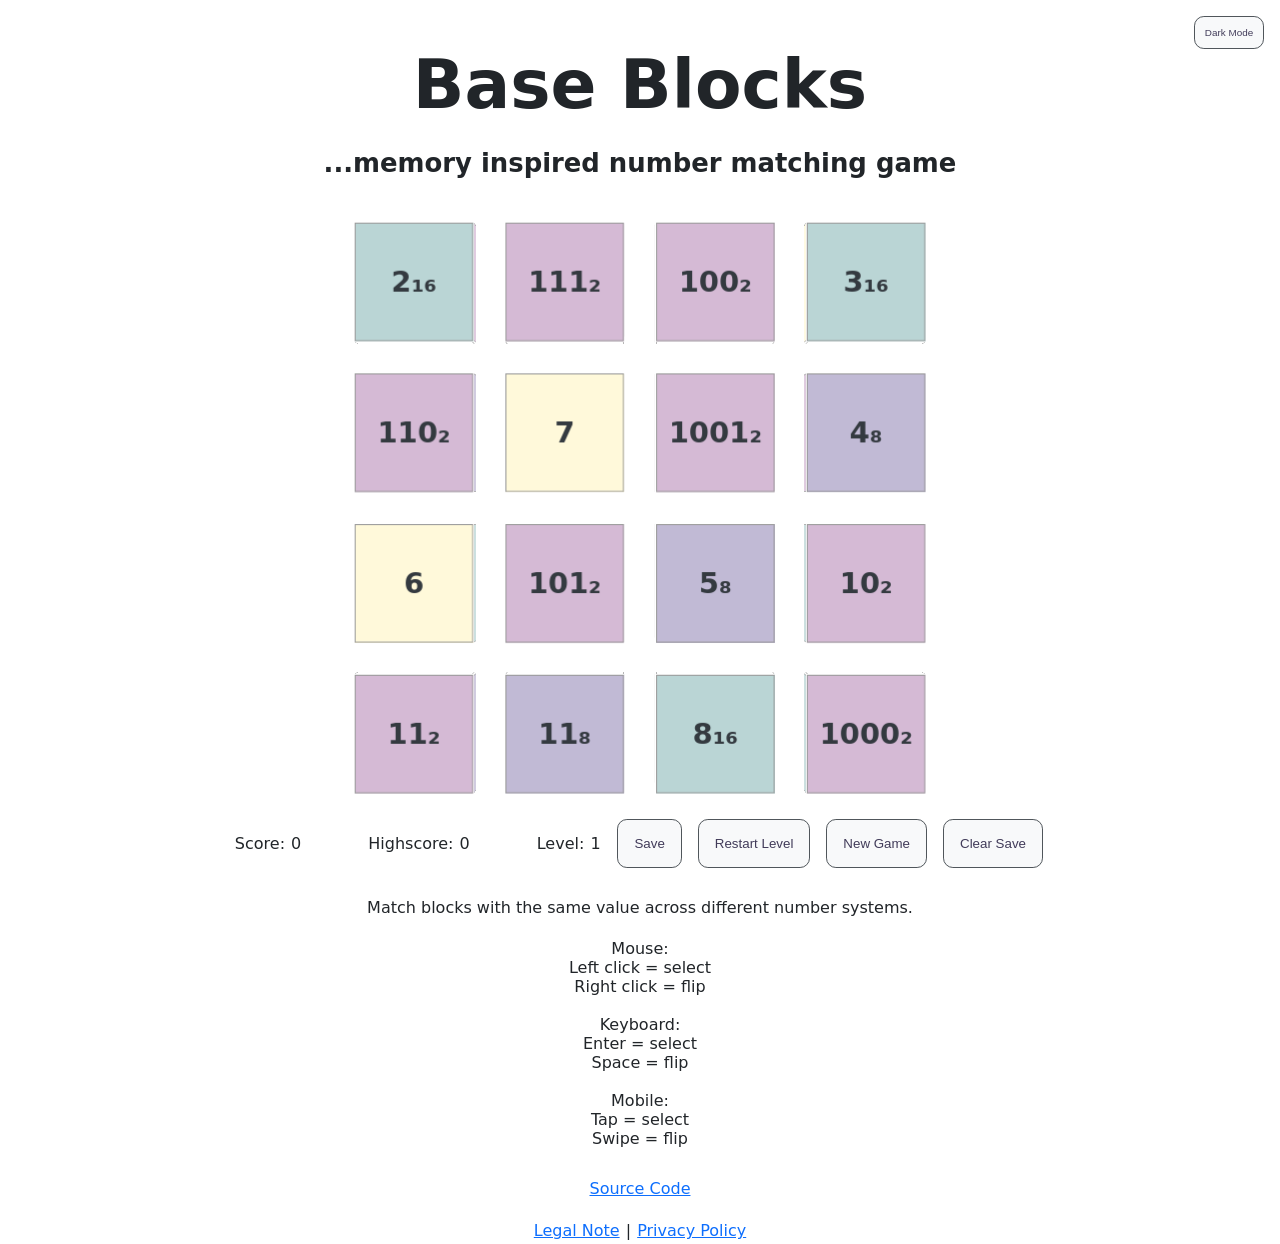
<file: index.html>
<!doctype html>
<html lang="en">
  <head>
    <meta charset="UTF-8" />
    <meta name="viewport" content="width=device-width, initial-scale=1.0" />
    <title>Base Blocks</title>
    <link rel="stylesheet" type="text/css" href="styles.css" />
    <script src="main.js" type="module" defer></script>
    <script src="/confetti.browser.min.js"></script>
  </head>
  <body>
    <button id="theme-toggle" aria-label="Toggle dark mode">Dark Mode</button>

    <h1>Base Blocks</h1>
    <!-- <h2>Growing Set Mode</h2> -->
    <h2>...memory inspired number matching game</h2>

    <section class="main">
      <div class="grid-container">
        <!--     <div class="block"></div>
      <div class="block"></div>
      <div class="block"></div>
      <div class="block"></div>
      <div class="block"></div> -->
      </div>
      <div class="display-and-buttons">
        <div class="display">
          <p>Score: <span class="score">0</span></p>
          <p>Highscore: <span class="high-score">0</span></p>

          <p>Level: <span class="level">1</span></p>

          </div>
          <div class="actions">
            <button id="save-button" aria-label="Save the game">Save</button>
            <button id="restart-button" aria-label="Restart the game">
              Restart Level
            </button>
            <button
              id="new-game"
              aria-label="Start new game"
              tooltip="Start a new game with default settings"
            >
              New Game</button
            ><button id="clear-save" aria-label="Clear saved game">
              Clear Save
            </button>
            <br />
          </div>
        </div>
      </div>

      <div class="below-game">
        <div class="instructions-container">
          <p class="instructions">
            Match blocks with the same value across different number systems.
          </p>
          <p class="instructions">
            Mouse: <br />
            Left click = select <br />
            Right click = flip <br />
            <br />
            Keyboard: <br />
            Enter = select <br />
            Space = flip <br />
            <br />
            Mobile: <br />
            Tap = select <br />
            Swipe = flip
          </p>
        </div>
      </div>
    </section>
    <p style="text-align: center">
      <a class="see-code" href="https://github.com/RemiSlanina/base-blocks"
        >Source Code
      </a>
    </p>
    <footer>
      <p style="text-align: center; margin-top: 20px">
        <a class="see-code" href="legal-note.html">Legal Note</a> |
        <a class="see-code" href="privacy-policy.html">Privacy Policy</a>
      </p>
    </footer>
  </body>
</html>
</file>
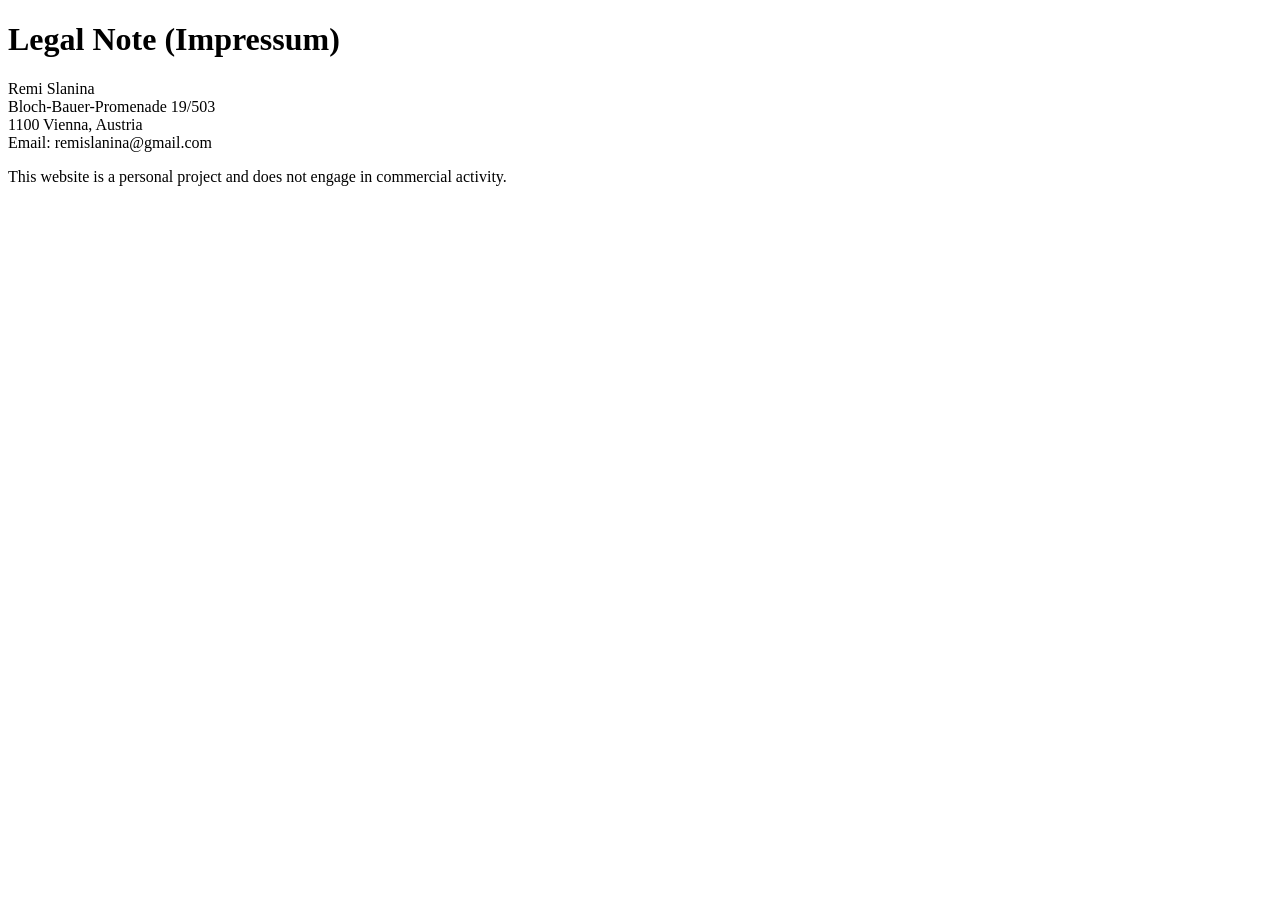
<file: legal-note.html>
<!doctype html>
<html lang="en">
  <head>
    <meta charset="UTF-8" />
    <meta name="viewport" content="width=device-width, initial-scale=1.0" />
    <title>Document</title>
  </head>
  <body>
    <h1>Legal Note (Impressum)</h1>
    <p>
      Remi Slanina<br />
      Bloch-Bauer-Promenade 19/503<br />
      1100 Vienna, Austria<br />
      Email: remislanina@gmail.com
    </p>
    <p>
      This website is a personal project and does not engage in commercial
      activity.
    </p>
  </body>
</html>
</file>
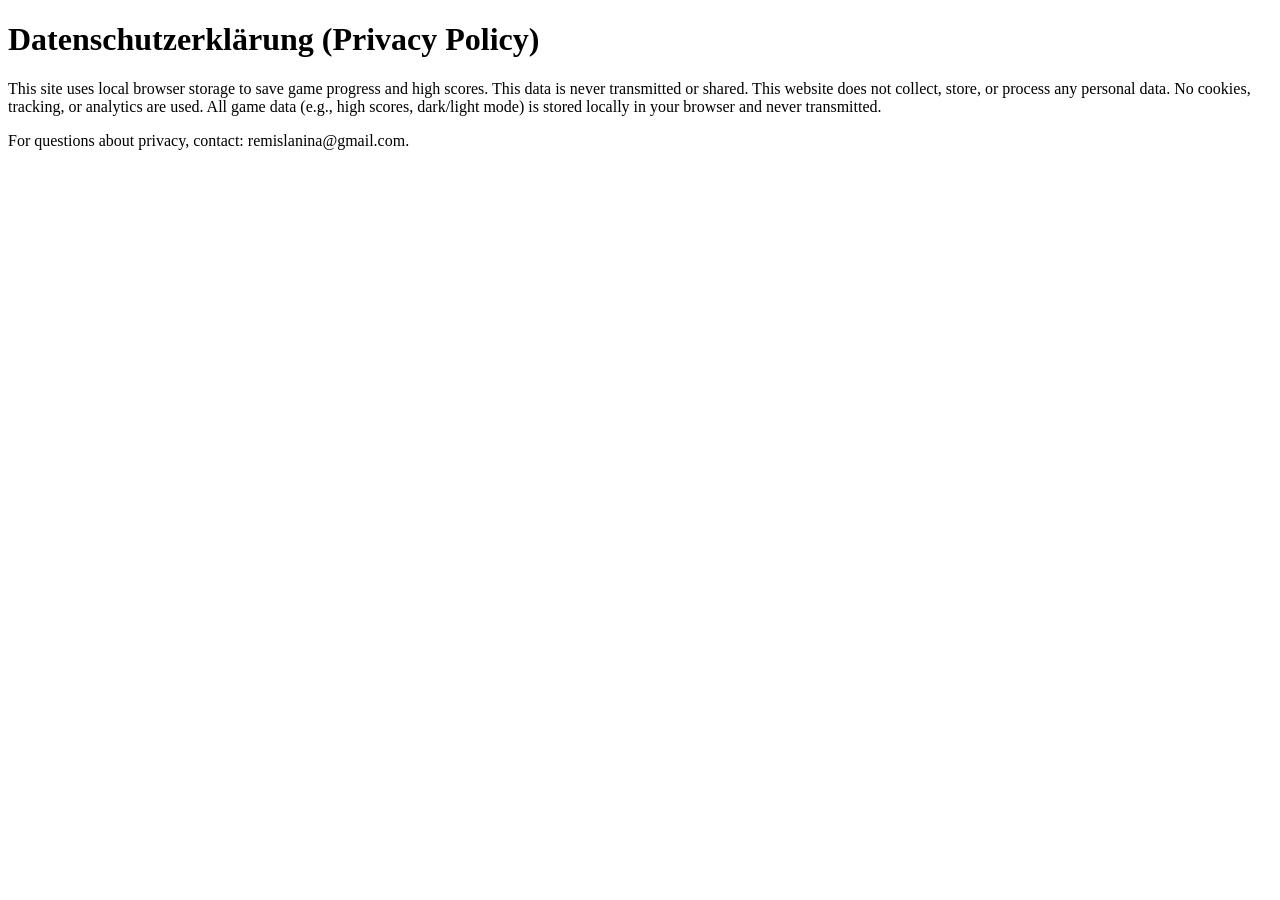
<file: privacy-policy.html>
<!doctype html>
<html lang="en">
  <head>
    <meta charset="UTF-8" />
    <meta name="viewport" content="width=device-width, initial-scale=1.0" />
    <title>Privacy Policy</title>
  </head>
  <body>
    <h1>Datenschutzerkl&auml;rung (Privacy Policy)</h1>
    <p>
      This site uses local browser storage to save game progress and high
      scores. This data is never transmitted or shared. This website does not
      collect, store, or process any personal data. No cookies, tracking, or
      analytics are used. All game data (e.g., high scores, dark/light mode) is
      stored locally in your browser and never transmitted.
    </p>
    <p>For questions about privacy, contact: remislanina@gmail.com.</p>
  </body>
</html>
</file>
<file: styles.css>
/* ****************** fontface ****************** */
/* Don't use them at the moment: */
/* TODO : change fonts to something like Roboto or Quattrocento Sans */

/* Libre Franklin - Regular (variable) */
@font-face {
  font-family: 'Libre Franklin';
  src: url('./fonts/LibreFranklin-VariableFont_wght.ttf') format('truetype');
  font-weight: 100 900;
  font-style: normal;
  font-display: swap;
}

/* Libre Franklin - Italic (variable) */
@font-face {
  font-family: 'Libre Franklin';
  src: url('./fonts/LibreFranklin-Italic-VariableFont_wght.ttf')
    format('truetype');
  font-weight: 100 900;
  font-style: italic;
  font-display: swap;
}

/* Dosis - Regular (variable) */
@font-face {
  font-family: 'Dosis';
  src: url('./fonts/Dosis-VariableFont_wght.ttf') format('truetype');
  font-weight: 200 800;
  font-style: normal;
  font-display: swap;
}

:root {
  /* Light theme (default) */
  --text-primary: #212529;
  --text-secondary: #50565b;
  --bg-primary: #ffffff;
  --bg-secondary: #f8f9fa;
  --accent: #413b59;
  --accent-reverse: #d3cce7;
  /* #3B3B88  #4a0e94*/
  --accent-2: #0d6efd;
  --text-box: #343a40;

  /* BLOCK COLORS */
  /* PRIMARY */
  --box-dark-primary: #0b0227;
  --box-mid-dark-primary: #160840;
  --box-medium-primary: #81779e;
  --box-light-primary: #c1bad5;
  --box-spare-primary: #3e2f6b;

  /* SECONDARY */
  --box-dark-secondary: #393000;
  --box-mid-dark-secondary: #5d4d02;
  --box-medium-secondary: #e6dca6;
  --box-light-secondary: #fff9da;
  --box-spare-secondary: #9c8c39;

  /* TERTIARY (Teal) */
  --box-dark-tertiary: #022727;
  --box-mid-dark-tertiary: #084040;
  --box-medium-tertiary: #2f6b6b;
  --box-light-tertiary: #bad5d5;

  /* QUATERNARY (Rust) */
  --box-dark-quaternary: #270b02;
  --box-mid-dark-quaternary: #401608;
  --box-medium-quaternary: #6b3e2f;
  --box-light-quaternary: #d5c1ba;

  /* QUINARY (Sage) */
  --box-dark-quinary: #0b2702;
  --box-mid-dark-quinary: #164008;
  --box-medium-quinary: #3e6b2f;
  --box-light-quinary: #bad5ba;

  /* SENARY (Burgundy) */
  --box-dark-senary: #27020b;
  --box-mid-dark-senary: #400816;
  --box-medium-senary: #6b2f3e;
  --box-light-senary: #d5bad5;

  --box-dark-disabled: #545454;
  --box-light-disabled: #a0a0a0;

  /* GOLDEN RATIO VALUES */
  --golden-ratio: 1.618;
  --golden-minor: 0.618; /* 1 / golden-ratio */
  --golden-major: 2.618; /* golden-ratio squared */

  /* Derived values */
  --aspect-ratio: calc(var(--golden-ratio) * 3 / 2);
  --golden-minor-rem: calc(var(--golden-minor) * 1rem);
  --golden-ration-boxes: calc(var(--golden-ratio) * 100px);

  /* New Box Sizes: */
  --box-width-max-large-screens: 130px;
  --box-width-min-large-screens: 110px;
  --box-width-max: 100px;
  --box-width-min: 90px;
  --box-width-max-very-small-screen: 80px;
  --box-width-min-very-small-screen: 70px;

  /* Spacing & fonts */

  --font-main: system-ui, sans-serif;
  --spacing-unit: 1rem;
  --max-width-buttons: 6rem; /* for buttons */
  --max-width-screen: 90dvw;
}

/* Dark theme via @media */
@media (prefers-color-scheme: dark) {
  :root:not([data-theme='light']) {
    --text-primary: #f8f9fa;
    --text-secondary: #adb5bd;
    --bg-primary: #212529;
    --bg-secondary: #343a40;
    --accent: #d3cce7;
    --accent-reverse: #413b59;
  }
}

[data-theme='dark'] {
  /* Dark theme overrides */
  --text-primary: #f8f9fa;
  --text-secondary: #adb5bd;
  --bg-primary: #212529;
  --bg-secondary: #343a40;
  --accent: #d3cce7;
  --accent-reverse: #413b59;
}

[data-theme='light'] {
  /* Light theme overrides */
  --text-primary: #212529;
  --text-secondary: #6c757d;
  --bg-primary: #ffffff;
  --bg-secondary: #f8f9fa;
  --accent: #413b59;
  --accent-reverse: #d3cce7;
}

/* *********************************************** */

/* ****************** BODY: ****************** */

* {
  box-sizing: border-box;
  margin: 0;
  padding: 0;
  border: 1px solid transparent;
}

body {
  display: grid;
  justify-content: center;
  font-family: var(--font-main);
  background-color: var(--bg-primary);
  color: var(--text-primary);
}
.main {
  max-width: var(--max-width-screen);
  min-width: 20dvw;
}

.display-and-buttons {
  display: flex;
  flex-direction: row;
  flex-wrap: wrap;
  justify-content: space-evenly;
  flex: 0 0 auto;
  margin-top: 1.4rem;
}

.display {
  display: flex;
  align-items: center;
  justify-content: center;
  text-align: center;
  gap: 4rem;
  padding: 0.8rem;
  max-width: 100%;
}

.actions {
  max-width: 95vw;
  display: flex;
  justify-content: center;
  gap: var(--spacing-unit);
  max-width: 100%;
}

.below-game {
  display: flex;
  justify-content: center;
  margin-top: var(--spacing-unit);
  margin-bottom: var(--spacing-unit);
}
.instructions-container {
  display: flex;
  justify-content: center;
  flex-direction: column;
  width: fit-content;
  max-width: var(--max-width-screen, 90vw);
}

.instructions {
  margin-top: calc(var(--golden-minor) * 1rem);
  margin-bottom: calc(var(--golden-minor) * 1rem);
  text-align: center;
}

button {
  background: var(--bg-secondary);
  padding: var(--spacing-unit);
  color: var(--accent);
  /* aspect-ratio: var(--aspect-ratio); */
  border-radius: var(--golden-minor-rem);
  border: 1.4px solid var(--text-secondary);
}

#theme-toggle {
  position: absolute;
  top: 1rem;
  right: 1rem;
  font-size: calc(var(--golden-minor) * 1rem);
  padding: calc(var(--golden-minor) * 1rem);
}

h1 {
  font-size: 4.236rem;
  margin-bottom: 1.4rem;
  margin-top: calc(var(--golden-major) * 1rem);
  text-align: center;
}

h2 {
  font-size: 1.618rem;
  text-align: center;
  margin-bottom: calc(var(--golden-major) * 1rem);
}

/* footer {
  font-size: 0.8rem;
  font-weight: 200;
  text-align: center;
  margin-top: 14px;
} */
/* ********************* Link style for github: ********************* */
.see-code {
  color: var(--text-primary);
}
.see-code:link {
  color: var(--accent-2);
}
.see-code:visited {
  color: var(--text-secondary);
}
.see-code:hover {
  color: var(--accent);
}
/* ********************* fut feat choose bases ********************* */
.choose-bases {
  text-align: center;
  margin-bottom: var(--spacing-unit);
}
.choose-bases p {
  margin-bottom: calc(var(--golden-minor) * 1rem);
}
.choose-bases label {
  margin: 0 calc(var(--golden-minor) * 0.5rem);
}
.choose-bases button {
  margin-top: var(--spacing-unit);
}
.base1-button {
  background-color: var(--box-light-primary);
  border: 2px solid var(--box-dark-primary);
}
.base2-button {
  background-color: var(--box-light-secondary);
  border: 2px solid var(--box-dark-secondary);
}
.base3-button {
  background-color: var(--box-light-tertiary);
  border: 2px solid var(--box-dark-tertiary);
}
.base4-button {
  background-color: var(--box-light-quaternary);
  border: 2px solid var(--box-dark-quaternary);
}
.base5-button {
  background-color: var(--box-light-quinary);
  border: 2px solid var(--box-dark-quinary);
}
.base6-button {
  background-color: var(--box-light-senary);
  border: 2px solid var(--box-dark-senary);
}
/* ********************* GRID: ********************* */
.grid-container {
  display: grid;
  grid-template-columns: repeat(4, 1fr);
  width: fit-content;
  max-width: var(
    --max-width-screen,
    90vw
  ); /* fall back to 90vw if the variable with 90dvw fails */
  place-content: center;
  place-items: center;
  gap: 30px;
  margin: 0 auto;
  max-width: 95vw;
  perspective: 13000px;
  transform-style: preserve-3d;
}

/* .grid-container::after {
  content: '↓ Scroll for more';
  position: sticky;
  bottom: 0;
  text-align: center;
  padding: 8px;
} */

/* ****************** BLOCKS: ****************** */

.block {
  text-align: center;
  /* place-items: center;
  place-content: center; */
  /* aspect-ratio: 3/3; */
  width: 120px;
  height: 120px;
  /* min-width: var(--box-width-min-large-screens);
  max-width: var(--box-width-max-large-screens); */
  /* background-color: var(--accent-2); */
  /*   border: 1px solid white; */
  /* color: var(--box-dark-primary); */
  color: var(--text-box);
  font-size: 1.382rem;
  font-weight: 800;
  /* background-color: var(--box-light-primary);
  border: 3px solid var(--box-dark-primary); */
  /* 3D Properties */
  position: relative;
  transform-style: preserve-3d;
  transition: transform 0.5s;
  cursor: pointer;
  /* border-radius: 5px; */
}
/* .block:hover {
  background-color: var(--box-medium-primary);
  border: 3px solid var(--box-mid-dark-primary);
} */
/* ****************** COLORED BASES: ****************** */
/* *************** BASE 0: *************** */
.base0 {
  background-color: var(--box-light-senary);
  border: 3px solid var(--box-dark-senary);
}
.base0:hover {
  background-color: var(--box-medium-senary);
  border: 3px solid var(--box-mid-dark-senary);
}
/* *************** BASE 1: *************** */
.base1 {
  background-color: var(--box-light-primary);
  border: 3px solid var(--box-dark-primary);
}
.base1:hover {
  background-color: var(--box-medium-primary);
  border: 3px solid var(--box-mid-dark-primary);
}
/* *************** BASE 2: *************** */
.base2 {
  background-color: var(--box-light-secondary);
  border: 3px solid var(--box-dark-secondary);
}
.base2:hover {
  background-color: var(--box-medium-secondary);
  border: 3px solid var(--box-mid-dark-secondary);
}
/* *************** BASE 3: *************** */
.base3 {
  background-color: var(--box-light-tertiary);
  border: 3px solid var(--box-dark-primary);
}
.base3:hover {
  background-color: var(--box-medium-tertiary);
  border: 3px solid var(--box-mid-dark-tertiary);
}
/* *************** BASE 4: *************** */
.base4 {
  background-color: var(--box-light-quaternary);
  border: 3px solid var(--box-dark-quaternary);
}
.base4:hover {
  background-color: var(--box-medium-quaternary);
  border: 3px solid var(--box-mid-dark-quaternary);
}
/* *************** BASE 5: *************** */
.base5 {
  background-color: var(--box-light-quinary);
  border: 3px solid var(--box-dark-quinary);
}
.base5:hover {
  background-color: var(--box-medium-quinary);
  border: 3px solid var(--box-mid-dark-quinary);
}

/* *************** DISABLE & SELECT *************** */
/* 
.disabled {
  background-color: var(--box-dark-disabled);
  color: var(--box-light-disabled);
  pointer-events: none;
  opacity: 0.5;
  z-index: 1;
}
.disabled:hover {
  background-color: var(--box-dark-disabled);
  color: var(--box-light-disabled);
}
.disabled-face {
  background-color: var(--box-dark-disabled);
  color: var(--box-light-disabled);
  opacity: 0.5;
  pointer-events: none;
}
.selected {
  transform: scale(114%);
  transition: transform 0.2s ease;
  z-index: 10;
}
.deselected {
  transform: scale(100%);
  transition: transform 0.2s ease;
  z-index: 2;
}
.deselected-face {
  transform: scale(1);
  z-index: 2;
} */

.disabled {
  /* background-color: var(--box-dark-disabled);
  color: var(--box-light-disabled);
  z-index: 1;
  opacity: 0.5; */
  pointer-events: none;
}
/* .disabled:hover {
  background-color: var(--box-dark-disabled);
  color: var(--box-light-disabled);
} */
.selected {
  /* transform: scale(114%);
   box-shadow: 0 0 8px gold; 
  animation: pulse 0.5s infinite;
  transition: transform 0.2s ease;
  z-index: 10; */
}
.deselected {
  /*transform: scale(100%);
  transition: transform 0.2s ease;
    z-index: 2; */
}
.disabled-face {
  background-color: var(--box-dark-disabled);
  color: var(--box-light-disabled);
  pointer-events: none;
  opacity: 0.5;
  z-index: 1;
}
.selected-face {
  /* transform: scale(1.05); */
  z-index: 10;
  box-shadow: 0 0 10px var(--text-secondary);
  /* outline: 10px solid var(--text-secondary); */
  box-shadow:
    0 0 0 5px var(--bg-primary),
    /* Gap color (background color) */ 0 0 0 10px var(--text-secondary); /* Outer "outline" color */
  transition:
    transform 0.2s ease,
    box-shadow 0.2s ease;
}
/* .deselected-face is actually useless from css speaking. did i use it in main.js for seomething? test it. 
actually, i even seem to apply both to some boxes, causing errors to occur */
.deselected-face {
  /* transform: scale(1);
  box-shadow: none;
  transition:
    transform 0.2s ease,
    box-shadow 0.2s ease;
  z-index: 2; */
}

/*   *********************** 3D Logic ***********************   */

/* Faces of the Block */
.face {
  position: absolute;
  width: 100%;
  height: 100%;
  display: flex;
  align-items: center;
  justify-content: center;
  backface-visibility: hidden;
  border: 1px solid #999;
  font-size: 1.8rem;
  font-weight: 600;
  padding: 0.3rem;
  /* color: #333; */
  box-sizing: border-box;
  /* max-width: 95vw; */
}

/* Face Positions (3D Transformations) */
.face-0 {
  transform: rotateY(0deg) translateZ(60px);
}
.face-1 {
  transform: rotateY(90deg) translateZ(60px);
}
.face-2 {
  transform: rotateY(180deg) translateZ(60px);
}
.face-3 {
  transform: rotateY(-90deg) translateZ(60px);
}
.face-top {
  transform: rotateX(90deg) translateZ(60px);
}
.face-bottom {
  transform: rotateX(-90deg) translateZ(60px);
}

/* Grid Perspective */
.grid-container {
  perspective: 13000px;
}

/*   *********************** @media ***********************   */

/*       ***************** mobile *****************       */

/* larger screens */
@media (min-width: 1320px) {
  .grid-container {
    grid-template-columns: repeat(4, 1fr);
    gap: 30px;
  }
  h1 {
    margin-bottom: 2rem;
    margin-top: 2rem;
  }
  .block {
    width: 120px;
    height: 120px;
  }
  .face {
    font-size: 1.8rem;
    font-weight: 600;
    padding: 0.3rem;
  }
  /* Face Positions (3D Transformations) */
  .face-0 {
    transform: rotateY(0deg) translateZ(60px);
  }
  .face-1 {
    transform: rotateY(90deg) translateZ(60px);
  }
  .face-2 {
    transform: rotateY(180deg) translateZ(60px);
  }
  .face-3 {
    transform: rotateY(-90deg) translateZ(60px);
  }
  .face-top {
    transform: rotateX(90deg) translateZ(60px);
  }
  .face-bottom {
    transform: rotateX(-90deg) translateZ(60px);
  }
}

/* medium screens */
@media (max-width: 1230px) {
  h1 {
    margin-bottom: 1.6rem;
  }
  .grid-container {
    grid-template-columns: repeat(4, 1fr);
    gap: 28px;
  }
  .block {
    width: 120px;
    height: 120px;
  }
  .face {
    font-size: 1.7rem;
    font-weight: 600;
    padding: 0.25rem;
  }
  /* Face Positions (3D Transformations) */
  .face-0 {
    transform: rotateY(0deg) translateZ(60px);
  }
  .face-1 {
    transform: rotateY(90deg) translateZ(60px);
  }
  .face-2 {
    transform: rotateY(180deg) translateZ(60px);
  }
  .face-3 {
    transform: rotateY(-90deg) translateZ(60px);
  }
  .face-top {
    transform: rotateX(90deg) translateZ(60px);
  }
  .face-bottom {
    transform: rotateX(-90deg) translateZ(60px);
  }
}

/* small screens */
@media (max-width: 915px) {
  #theme-toggle {
    top: 0.5rem;
    padding: calc(var(--golden-minor) * 0.8rem);
  }
  h1 {
    font-size: 3rem;
    margin-bottom: 1rem;
  }
  h2 {
    font-size: 1rem;
    margin-bottom: 1rem;
  }
  .grid-container {
    max-width: 99vw;
    grid-template-columns: repeat(4, 1fr);
    gap: 15px;
  }
  .block {
    width: 80px;
    height: 80px;
  }
  .face {
    font-size: 1.5rem;
    font-weight: 600;
    padding: 0.2rem;
  }
  /* Face Positions (3D Transformations) */
  .face-0 {
    transform: rotateY(0deg) translateZ(40px);
  }
  .face-1 {
    transform: rotateY(90deg) translateZ(40px);
  }
  .face-2 {
    transform: rotateY(180deg) translateZ(40px);
  }
  .face-3 {
    transform: rotateY(-90deg) translateZ(40px);
  }
  .face-top {
    transform: rotateX(90deg) translateZ(40px);
  }
  .face-bottom {
    transform: rotateX(-90deg) translateZ(40px);
  }
}

@media (max-width: 600px) {
  .grid-container {
    grid-template-columns: repeat(4, 1fr);
    gap: 13px;
  }
  .block {
    font-size: 1rem;
    width: 70px;
    height: 70px;
  }
  .face {
    font-size: 1.2rem;
    font-weight: 600;
    padding: 0.15rem;
  }
  /* Face Positions (3D Transformations) */
  .face-0 {
    transform: rotateY(0deg) translateZ(35px);
  }
  .face-1 {
    transform: rotateY(90deg) translateZ(35px);
  }
  .face-2 {
    transform: rotateY(180deg) translateZ(35px);
  }
  .face-3 {
    transform: rotateY(-90deg) translateZ(35px);
  }
  .face-top {
    transform: rotateX(90deg) translateZ(35px);
  }
  .face-bottom {
    transform: rotateX(-90deg) translateZ(35px);
  }
}

@media (max-width: 500px) {
  .grid-container {
    grid-template-columns: repeat(4, 1fr);
  }
  .block {
    font-size: 1rem;
  }
}
@media (max-width: 404px) {
  .grid-container {
    grid-template-columns: repeat(4, 1fr);
  }
  .block {
    font-size: 1rem;
  }
}

/*       ***************** reduced-motion  *****************       */

@media (prefers-reduced-motion: reduce) {
  * {
    animation-duration: 0.01ms !important;
    transition-duration: 0.01ms !important;
  }
  .block {
    transition: none !important;
    animation: none !important;
  }
  .selected-face {
    animation: none !important;
  }
}
</file>
